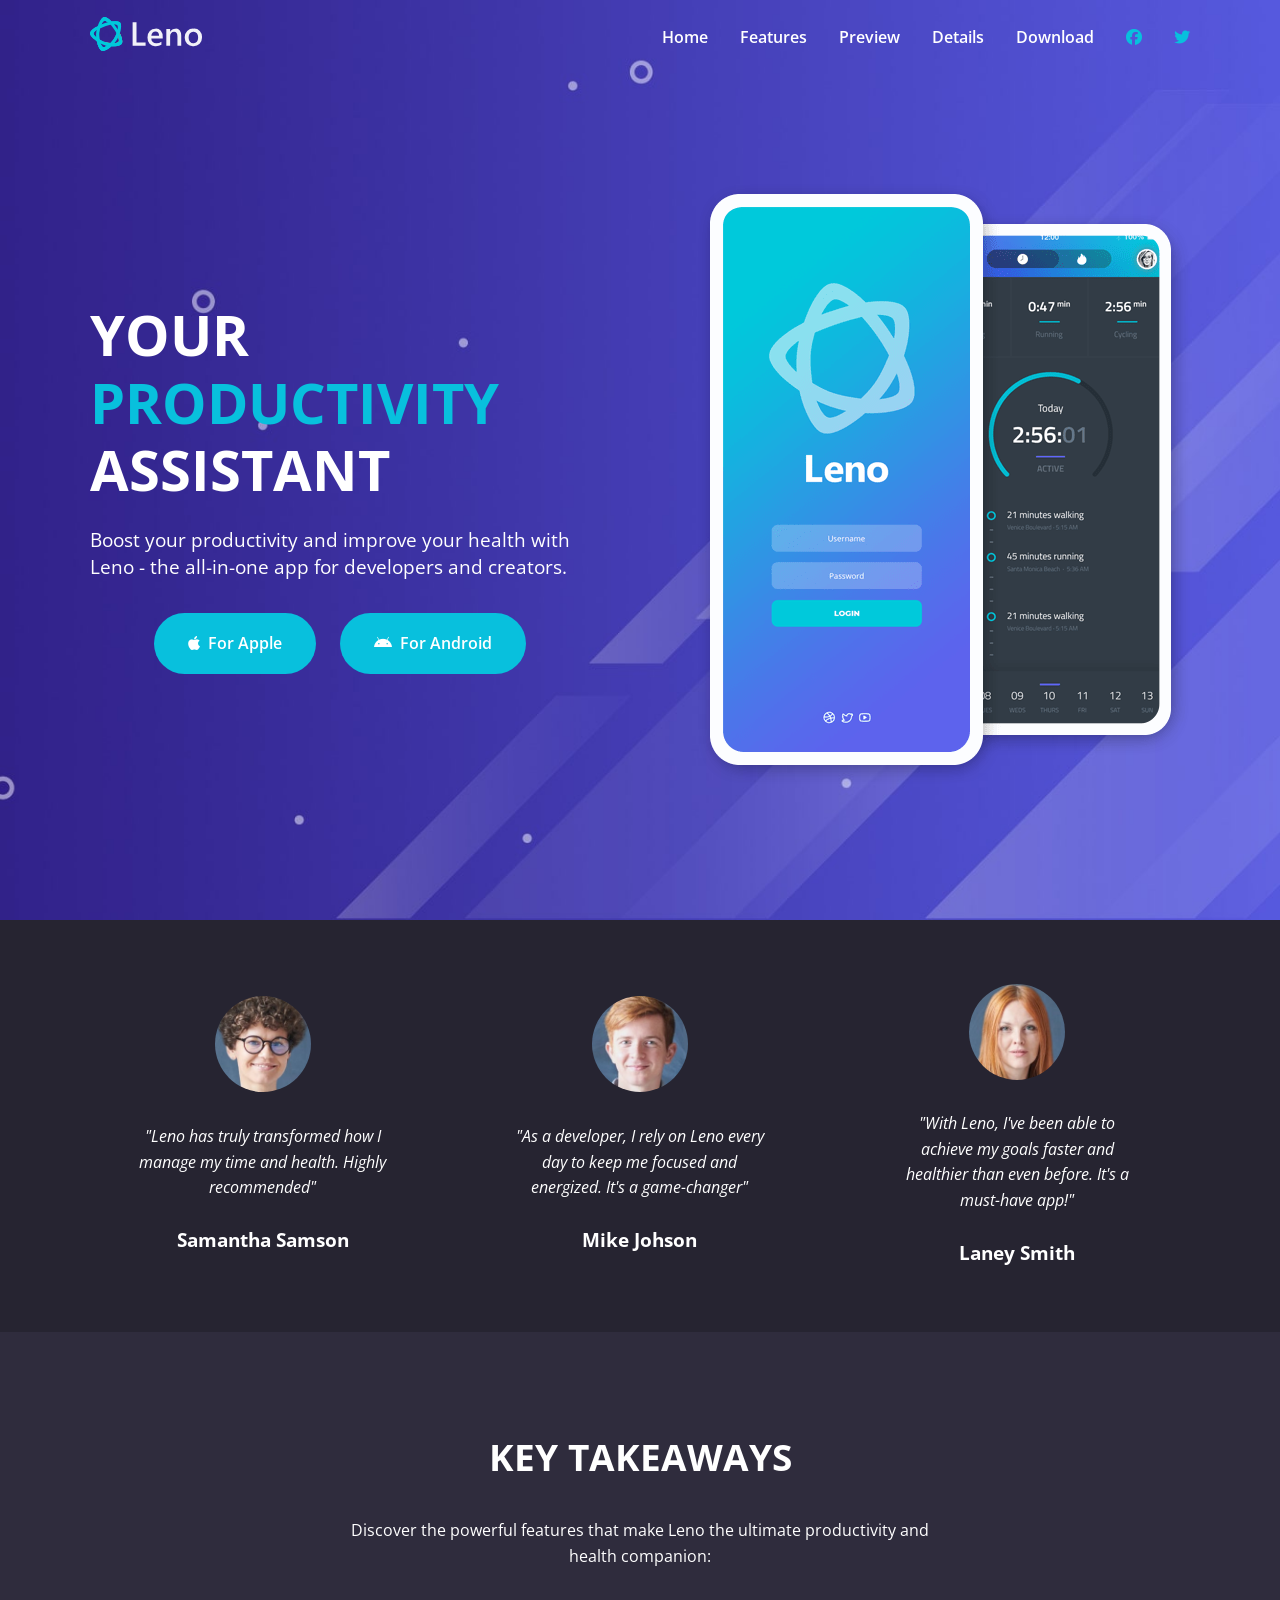
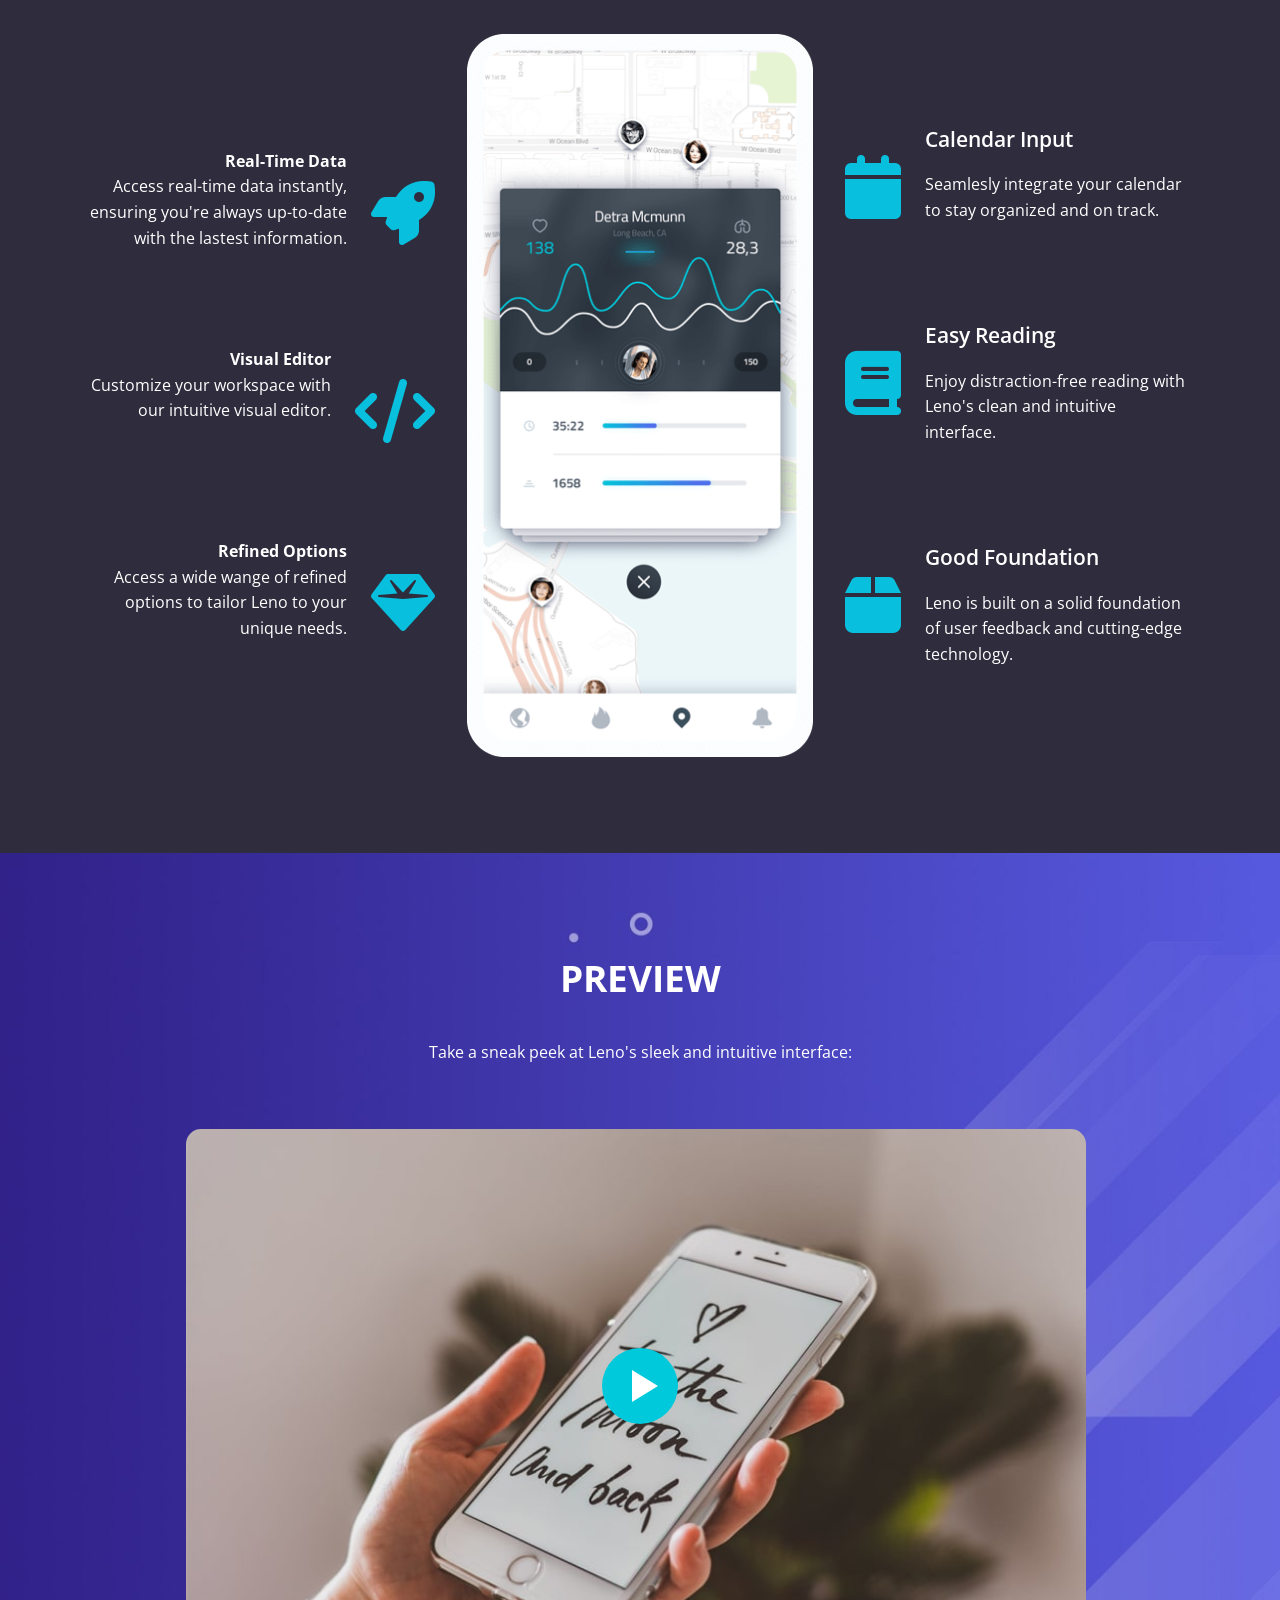
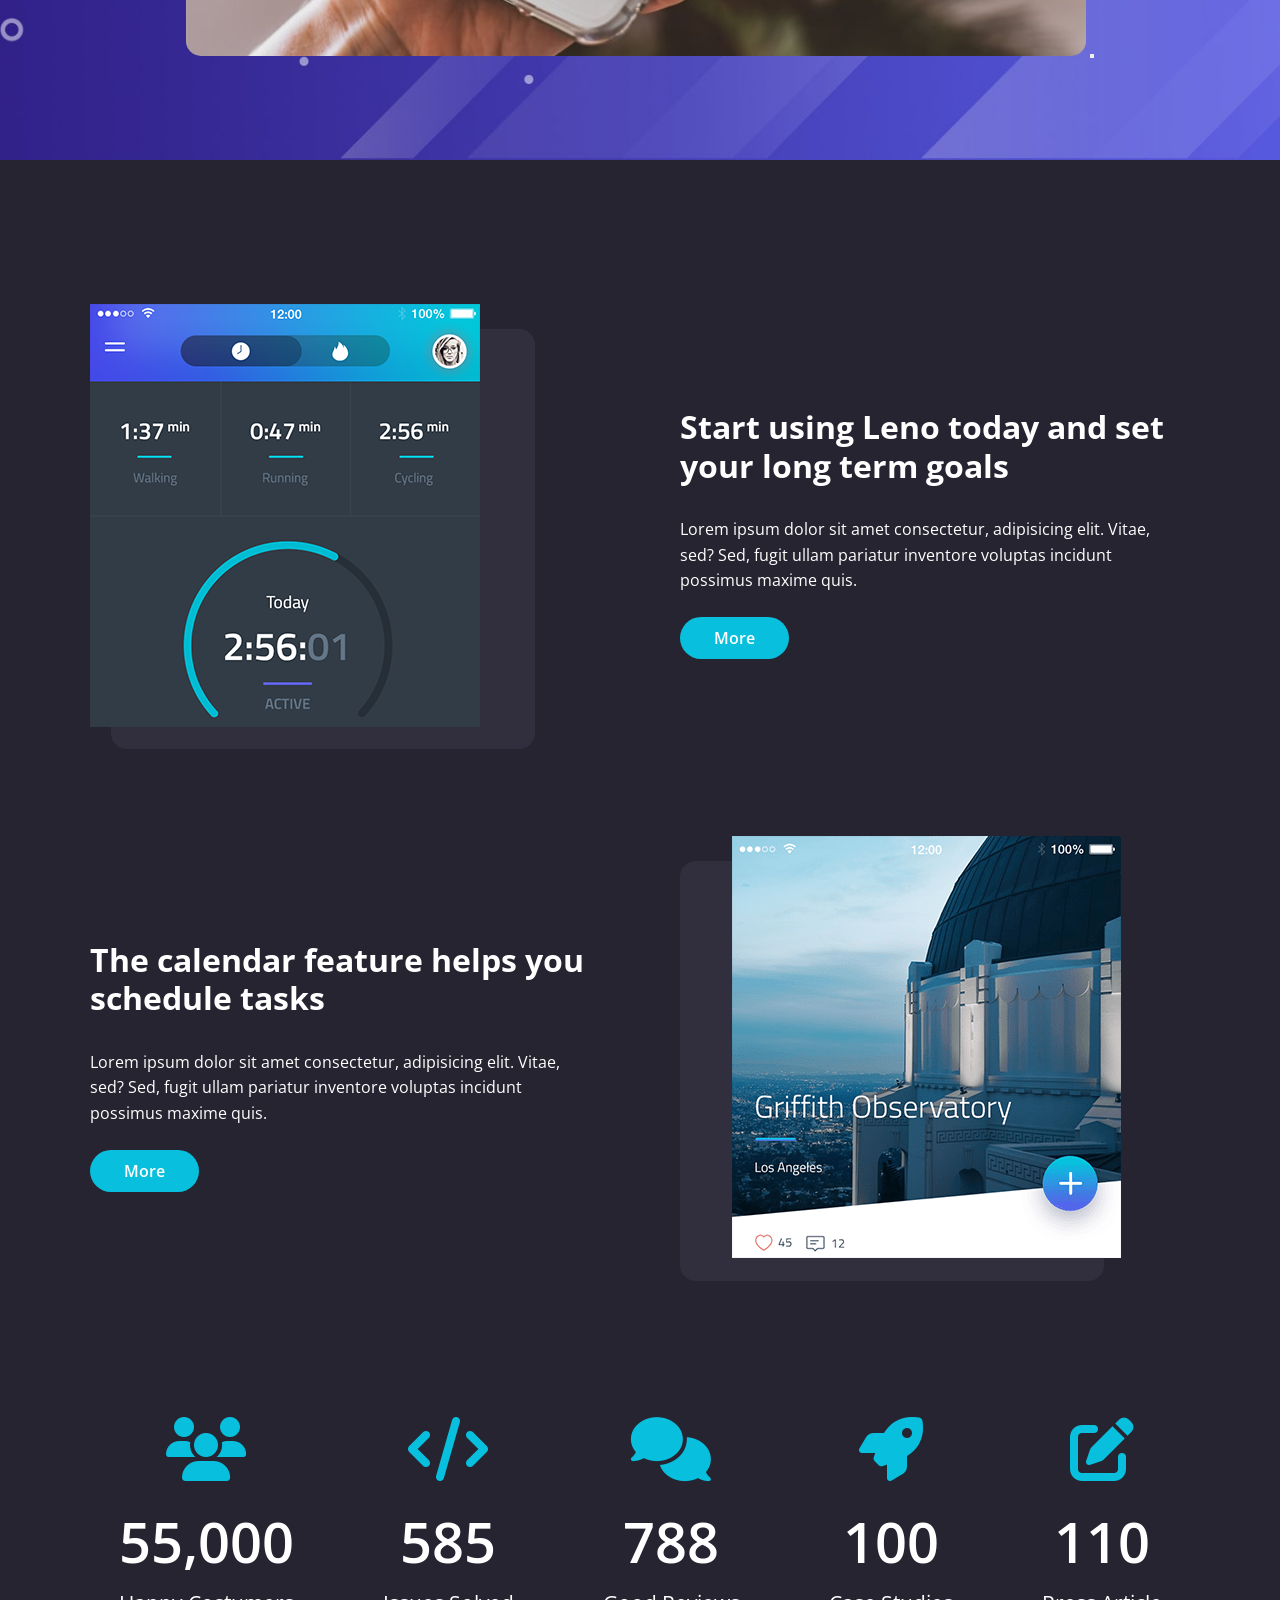
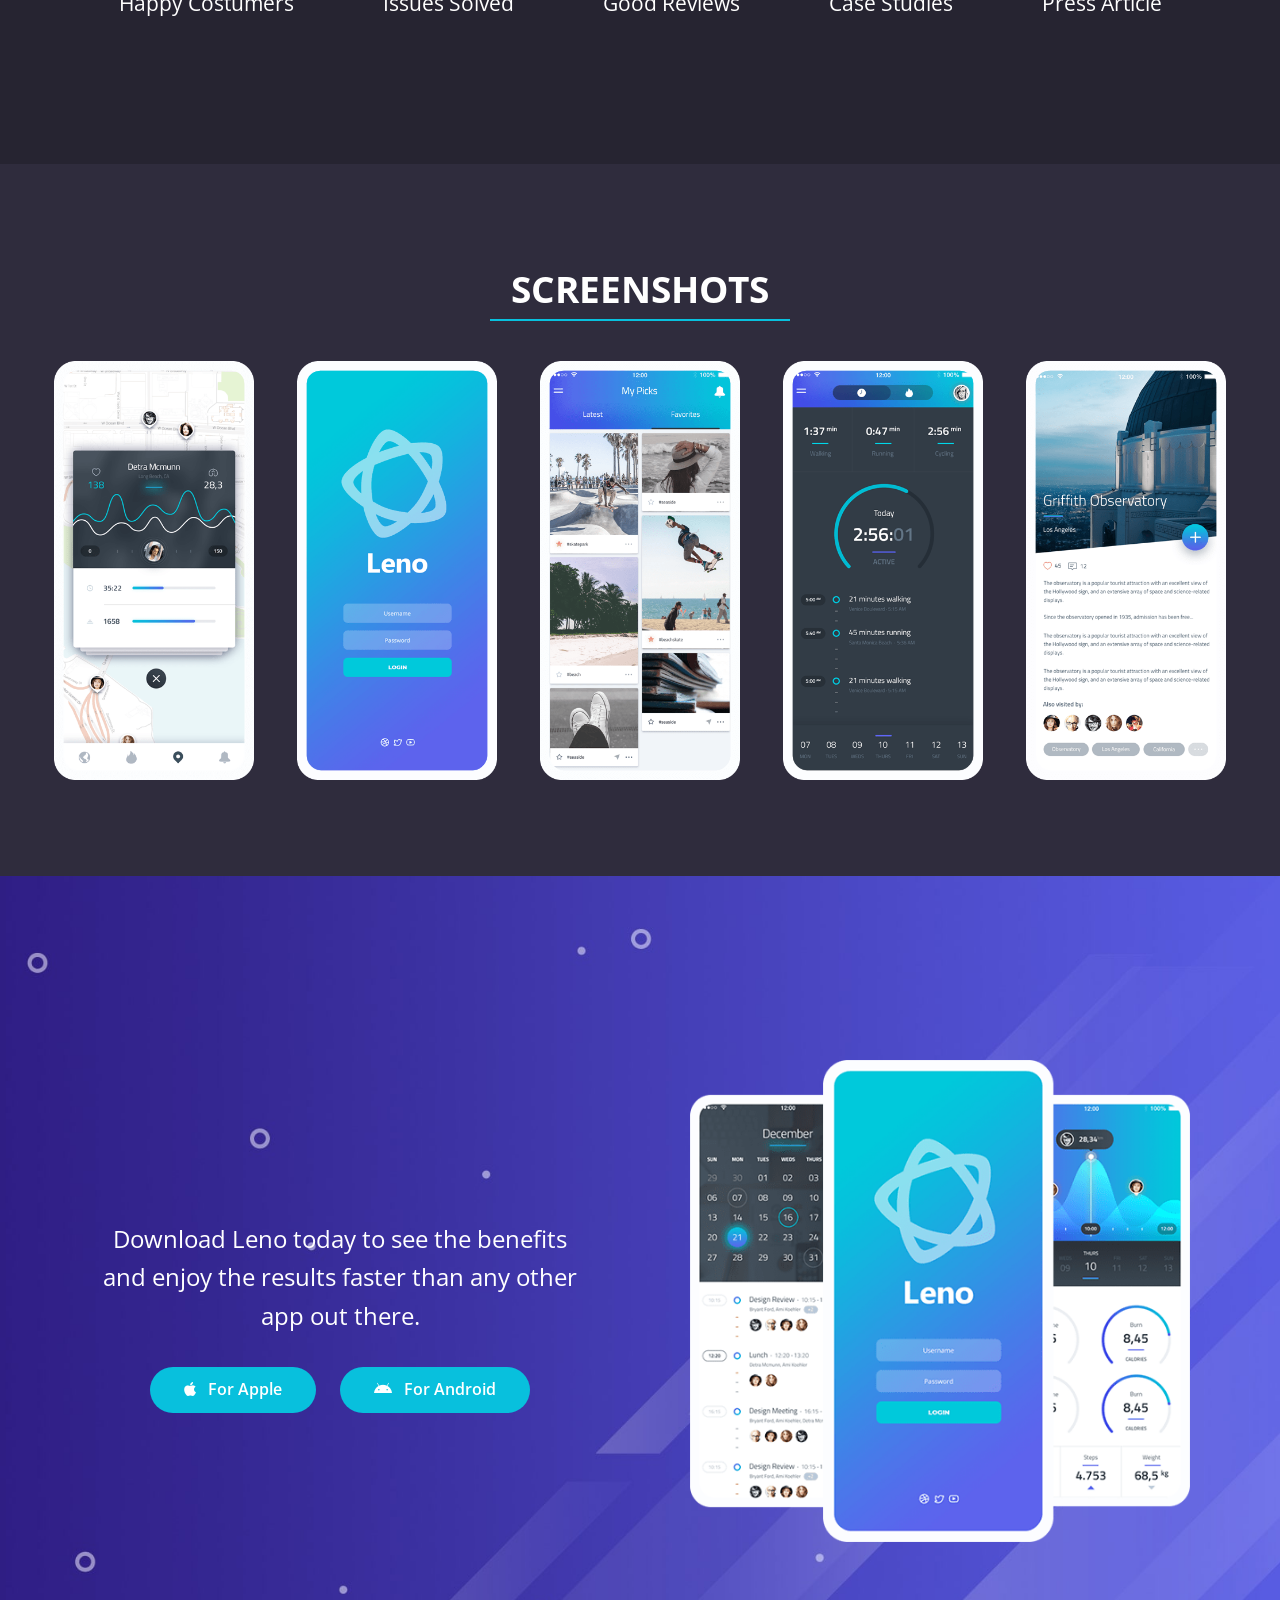
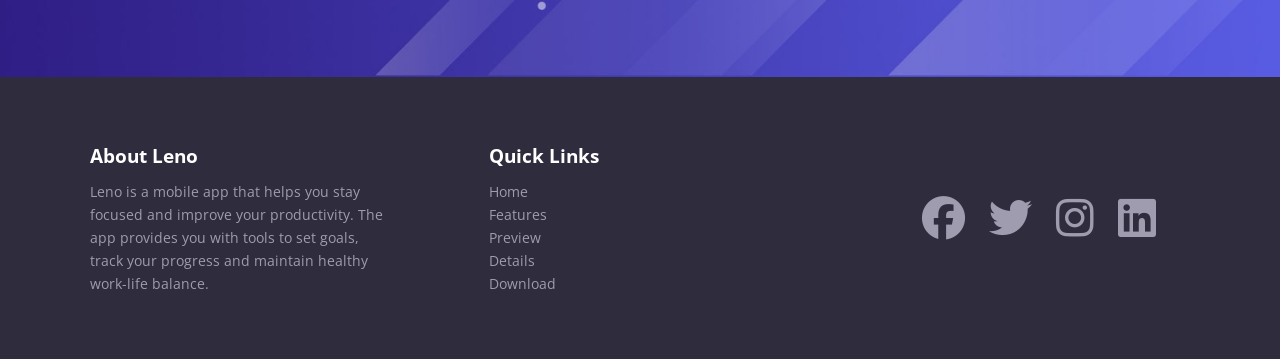
<file: index.html>
<!DOCTYPE html>
<html lang="en">
    <head>
        <meta charset="UTF-8">
        <meta name="viewport" content="width=device-width, initial-scale=1.0">
        <link rel="stylesheet" href="./css/style.css">
        <link rel="shortcut icon" href="./images/favicon.png" type="image/x-icon">
        <link rel="stylesheet" href="https://cdnjs.cloudflare.com/ajax/libs/font-awesome/6.7.2/css/all.min.css" integrity="sha512-Evv84Mr4kqVGRNSgIGL/F/aIDqQb7xQ2vcrdIwxfjThSH8CSR7PBEakCr51Ck+w+/U6swU2Im1vVX0SVk9ABhg==" crossorigin="anonymous" referrerpolicy="no-referrer" />
        <link rel="preconnect" href="https://fonts.googleapis.com">
        <link rel="preconnect" href="https://fonts.gstatic.com" crossorigin>
        <link href="https://fonts.googleapis.com/css2?family=Open+Sans:ital,wght@0,300..800;1,300..800&display=swap" rel="stylesheet">
        <title>Leno App | Health & Productivity</title>
    </head>
    <body>

        <!-- NAVBAR -->
        <nav class="navbar">
            <div class="navbar__container container">
                <div class="navbar__logo">
                    <a href="./index.html">
                        <img src="./images/logo.svg" alt="Leno Logo">
                    </a>
                </div>
                <div class="navbar__menu">
                    <ul class="navbar__menu-list">
                        <li class="navbar__menu-item">
                            <a href="#" class="navbar__menu-link">Home</a>
                        </li>
                        <li class="navbar__menu-item">
                            <a href="#features" class="navbar__menu-link">Features</a>
                        </li>
                        <li class="navbar__menu-item">
                            <a href="#preview" class="navbar__menu-link">Preview</a>
                        </li>
                        <li class="navbar__menu-item">
                            <a href="#details" class="navbar__menu-link">Details</a>
                        </li>
                        <li class="navbar__menu-item">
                            <a href="#download" class="navbar__menu-link">Download</a>
                        </li>
                        <li class="navbar__menu-item">
                            <a href="#" class="navbar__menu-link--primary"><i class="fa-brands fa-facebook"></i></a>
                        </li>
                        <li class="navbar__menu-item">
                            <a href="#" class="navbar__menu-link--primary"><i class="fa-brands fa-twitter"></i></a>
                        </li>
                    </ul>
                </div>


                <!-- NAVBAR MOBILE VERSION & HAMBURGER MENU -->
                <div class="navbar__mobile-menu">
                    <div class="navbar__mobile-menu-toggle">
                        <i class="fas fa-bars fa-2x"></i>
                    </div>
                    <div class="navbar__mobile-menu-items">
                        <ul class="navbar__mobile-menu-list">
                            <li class="navbar__mobile-menu-item">
                                <a href="#" class="navbar__menu-link">Home</a>
                            </li>
                            <li class="navbar__mobile-menu-item">
                                <a href="#features" class="navbar__mobile-menu-link">Features</a>
                            </li>
                            <li class="navbar__mobile-menu-item">
                                <a href="#preview" class="navbar__mobile-menu-link">Preview</a>
                            </li>
                            <li class="navbar__mobile-menu-item">
                                <a href="#details" class="navbar__mobile-menu-link">Details</a>
                            </li>
                            <li class="navbar__mobile-menu-item">
                                <a href="#download" class="navbar__mobile-menu-link">Download</a>
                            </li>
                            <li class="navbar__mobile-menu-item">
                                <a href="#" class="navbar__mobile-menu-link--primary"><i class="fa-brands fa-facebook"></i></a>
                            </li>
                            <li class="navbar__mobile-menu-item">
                                <a href="#" class="navbar__mobile-menu-link--primary"><i class="fa-brands fa-twitter"></i></a>
                            </li>
                        </ul>
                    </div>
                </div>
            </div>
        </nav>

        <!-- Hero Section -->
         <header class="hero">
            <div class="hero__container container">
                <div class="hero__content">
                    <h1 class="hero__title">
                        Your <span class="hero__title--primary">productivity</span> assistant
                    </h1>
                    <p class="hero__description">
                        Boost your productivity and improve your health with Leno - the all-in-one app for developers and creators.
                    </p>
                    <div class="hero__buttons">
                        <a href="#download" class="hero__button btn"><i class="fa-brands fa-apple"></i>For Apple</a>
                        <a href="#download" class="hero__button btn"><i class="fa-brands fa-android"></i>For Android</a>
                    </div>
                </div>
                <div class="hero__img">
                    <img src="./images/header-smartphones.png" alt="Header Image">
                </div>
            </div>
         </header>

         <!-- Testimonials -->
        <section class="testimonials" id="testimonials">
            <div class="testimonials__container container">
                <div class="testimonials__card">
                    <div class="testimonials__img">
                        <img src="./images/testimonial-1.jpg" alt="Testimonial 1">
                    </div>
                    <div class="testimonial__card-content">
                        <p class="testimonials__card-text">
                            "Leno has truly transformed how I manage my time and health. Highly recommended"
                        </p>
                        <h3 class="testimonials__card-title">
                            Samantha Samson
                        </h3>
                    </div>
                </div>
                <div class="testimonials__card">
                    <div class="testimonials__img">
                        <img src="./images/testimonial-2.jpg" alt="Testimonial 2">
                    </div>
                    <div class="testimonial__card-content">
                        <p class="testimonials__card-text">
                            "As a developer, I rely on Leno every day to keep me focused and energized. It's a game-changer"
                        </p>
                        <h3 class="testimonials__card-title">
                            Mike Johson
                        </h3>
                    </div>
                </div>
                <div class="testimonials__card">
                    <div class="testimonials__img">
                        <img src="./images/testimonial-3.jpg" alt="Testimonial 3">
                    </div>
                    <div class="testimonial__card-content">
                        <p class="testimonials__card-text">
                            "With Leno, I've been able to achieve my goals faster and healthier than even before. It's a must-have app!"
                        </p>
                        <h3 class="testimonials__card-title">
                            Laney Smith
                        </h3>
                    </div>
                </div>
            </div>
        </section>

          <!-- Features Section -->
        <section class="features" id="features">
            <div class="features__container container">
                <div class="features__content">
                    <h2 class="features__title">Key Takeaways</h2>
                    <p class="features__description">
                        Discover the powerful features that make Leno the ultimate productivity and health companion:
                    </p>
                    <div class="features__grid">
                        <!-- Grid Column 1 -->
                         <div class="features__grid-column features__grid-column-left">
                            <!-- Grid Item 1 -->
                             <div class="features__grid-item">
                                <div class="features__grid-item-text">
                                    <h4 class="feautes__grid-item-text-title">
                                        Real-Time Data
                                    </h4>
                                    <p class="features__grid-item-text-description">
                                        Access real-time data instantly, ensuring you're always up-to-date with the lastest information.
                                    </p>
                                </div>
                                <div class="features__grid-item-icon">
                                    <i class="fas fa-rocket fa-4x"></i>
                                </div>
                             </div>
                            <!-- Grid Item 2 -->
                             <div class="features__grid-item">
                                <div class="features__grid-item-text">
                                    <h4 class="feautes__grid-item-text-title">
                                        Visual Editor
                                    </h4>
                                    <p class="features__grid-item-text-description">
                                        Customize your workspace with our intuitive visual editor.
                                    </p>
                                </div>
                                <div class="features__grid-item-icon">
                                    <i class="fas fa-code fa-4x"></i>
                                </div>
                             </div>
                            <!-- Grid Item 3 -->
                             <div class="features__grid-item">
                                <div class="features__grid-item-text">
                                    <h4 class="feautes__grid-item-text-title">
                                        Refined Options
                                    </h4>
                                    <p class="features__grid-item-text-description">
                                        Access a wide wange of refined options to tailor Leno to your unique needs.
                                    </p>
                                </div>
                                <div class="features__grid-item-icon">
                                    <i class="fas fa-gem fa-4x"></i>
                                </div>
                             </div>
                         </div>
                         <!-- Grid Column 2 -->
                          <div class="features__grid-column features__grid-colum-center">
                                <img src="./images/features-smartphone-1.png" alt="">
                          </div>
                          <!-- Grid Column 3 -->
                           <div class="features__grid-column features__grid-column-right">
                                <!-- Grid Item 1 -->
                                 <div class="features__grid-item">
                                    <div class="features__grid-item-icon">
                                        <i class="fas fa-calendar fa-4x"></i>
                                    </div>
                                    <div class="features__grid-item-text">
                                        <h4 class="features__grid-item-text-title">
                                            Calendar Input
                                        </h4>
                                        <p class="features__grid-item-text-description">
                                            Seamlesly integrate your calendar to stay organized and on track.
                                        </p>
                                    </div>
                                 </div>
                                <!-- Grid Item 2 -->
                                 <div class="features__grid-item">
                                    <div class="features__grid-item-icon">
                                        <i class="fas fa-book fa-4x"></i>
                                    </div>
                                    <div class="features__grid-item-text">
                                        <h4 class="features__grid-item-text-title">
                                            Easy Reading
                                        </h4>
                                        <p class="features__grid-item-text-description">
                                            Enjoy distraction-free reading with Leno's clean and intuitive interface.
                                        </p>
                                    </div>
                                 </div>
                                <!-- Grid Item 1 -->
                                 <div class="features__grid-item">
                                    <div class="features__grid-item-icon">
                                        <i class="fas fa-box fa-4x"></i>
                                    </div>
                                    <div class="features__grid-item-text">
                                        <h4 class="features__grid-item-text-title">
                                            Good Foundation
                                        </h4>
                                        <p class="features__grid-item-text-description">
                                            Leno is built on a solid foundation of user feedback and cutting-edge technology.
                                        </p>
                                    </div>
                                 </div>
                           </div>
                    </div>
                </div>
            </div>
        </section>

           <!-- Modal -->
        <div class="modal" id="videoModal">
            <div class="modal__content">
                <span class="modal__close-button">&times;</span>
                <iframe src="" frameborder="0" id="videoPlayer" width="560" height="315" frameborder="0" allowfullscreen></iframe>
            </div>
        </div>

           <!-- Preview Section -->
        <section class="preview" id="preview">
            <div class="preview__container container">
                <div class="preview__content">
                    <h2 class="preview__title">
                        Preview
                    </h2>
                    <p class="preview__description">
                        Take a sneak peek at Leno's sleek and intuitive interface:
                    </p>
                    <div class="preview__image-container">
                        <div class="preview__video-wrapper">
                            <img src="./images/video-frame.jpg" alt="Preview">
                            <button class="preview__video-button">
                                <span class="preview__video-play-button">
                                    <span></span>
                                </span>
                            </button>
                        </div>
                    </div>
                </div>
            </div>
        </section>  
        
        <!-- Details -->

        <section class="details" id="details">
            <div class="details__container container">
                <div class="details__grid">
                    <!-- Grid Item 1 -->
                    <div class="details__grid-image">
                        <img src="./images/details-1.png" alt="Leno App">
                    </div>
                    <!-- Grid Item 2 -->
                    <div class="details__grid-content">
                        <h3 class="details__grid-heading">
                            Start using Leno today and set your long term goals
                        </h3>
                        <p class="details__grid-description">
                            Lorem ipsum dolor sit amet consectetur, adipisicing elit. Vitae, sed? Sed, fugit ullam pariatur inventore voluptas incidunt possimus maxime quis.
                        </p>
                        <a href="details.html" class="details__grid-button btn">More</a>
                    </div>
                    <!-- Grid Item 3 -->
                    <div class="details__grid-content">
                        <h3 class="details__grid-heading">
                            The calendar feature helps you schedule tasks
                        </h3>
                        <p class="details__grid-description">
                            Lorem ipsum dolor sit amet consectetur, adipisicing elit. Vitae, sed? Sed, fugit ullam pariatur inventore voluptas incidunt possimus maxime quis.
                        </p>
                        <a href="details.html" class="details__grid-button btn">More</a>
                    </div>
                    <!-- Grid Item 4 -->
                    <div class="details__grid-image">
                        <img src="./images/details-2.png" alt="Leno App">
                    </div>
                    
                </div>
                
                <!-- Icons -->
                <div class="details__icons">
                    <div class="details__icons-item">
                        <i class="fas fa-users fa-4x"></i>
                        <div class="details__icons-amount">
                            55,000
                        </div>
                        <h4 class="details__icons-title">
                            Happy Costumers
                        </h4>
                    </div>
                    <div class="details__icons-item">
                        <i class="fas fa-code fa-4x"></i>
                        <div class="details__icons-amount">
                            585
                        </div>
                        <h4 class="details__icons-title">
                            Issues Solved
                        </h4>
                    </div>
                    <div class="details__icons-item">
                        <i class="fas fa-comments fa-4x"></i>
                        <div class="details__icons-amount">
                            788
                        </div>
                        <h4 class="details__icons-title">
                            Good Reviews
                        </h4>
                    </div>
                    <div class="details__icons-item">
                        <i class="fas fa-rocket fa-4x"></i>
                        <div class="details__icons-amount">
                            100
                        </div>
                        <h4 class="details__icons-title">
                            Case Studies
                        </h4>
                    </div>
                    <div class="details__icons-item">
                        <i class="fas fa-edit fa-4x"></i>
                        <div class="details__icons-amount">
                            110
                        </div>
                        <h4 class="details__icons-title">
                            Press Article
                        </h4>
                    </div>
                </div>
            </div>
        </section>
        
        <!-- Screenshots -->
        <section class="screenshots" id="scrreenshots">
            <div class="screenshots__container container">
                <div class="screenshots__content">
                    <h2 class="screenshots__title">
                        Screenshots
                    </h2>
                    <div class="screenshots__images">
                        <img src="./images/screenshot-1.png" alt="Screenshot">
                        <img src="./images/screenshot-2.png" alt="Screenshot">
                        <img src="./images/screenshot-3.png" alt="Screenshot">
                        <img src="./images/screenshot-4.png" alt="Screenshot">
                        <img src="./images/screenshot-5.png" alt="Screenshot">
                    </div>
                </div>
            </div>
        </section>

        <!-- Download -->
        <section class="download" id="download">
            <div class="download__container container">
                <div class="download__content">
                    <p class="download__description">
                        Download Leno today to see the benefits and enjoy the results faster than any other app out there.
                    </p>
                    <div class="download__buttons">
                        <a href="details.html" class="download__btn btn">
                            <i class="fa-brands fa-apple"></i> For Apple
                        </a>
                        <a href="details.html" class="download__btn btn">
                            <i class="fa-brands fa-android"></i> For Android
                        </a>
                    </div>
                </div>
                <div class="download__img">
                    <img src="./images/download.png" alt="Download">
                </div>
            </div>
        </section>

        <!-- Footer -->
         <footer class="footer">
            <div class="footer__container container">
                <div class="footer__about">
                    <h4 class="footer__title">
                        About Leno
                    </h4>
                    <p class="footer__description">
                        Leno is a mobile app that helps you stay focused and improve your productivity. The app provides you with tools to set goals, track your progress and maintain healthy work-life balance.
                    </p>
                </div>
                <div class="footer__links">
                    <h4 class="footer__title">Quick Links</h4>
                    <ul class="footer__links-list">
                        <li class="footer__links-item"><a href="#">Home</a></li>
                        <li class="footer__links-item"><a href="#features">Features</a></li>
                        <li class="footer__links-item"><a href="#preview">Preview</a></li>
                        <li class="footer__links-item"><a href="#details">Details</a></li>
                        <li class="footer__links-item"><a href="#download">Download</a></li>
                    </ul>
                </div>
                <div class="footer__socials">
                    <a href="#" class="footer__socials-link"><i class="fa-brands fa-facebook fa-3x"></i></a>
                    <a href="#" class="footer__socials-link"><i class="fa-brands fa-twitter fa-3x"></i></a>
                    <a href="#" class="footer__socials-link"><i class="fa-brands fa-instagram fa-3x"></i></a>
                    <a href="#" class="footer__socials-link"><i class="fa-brands fa-linkedin fa-3x"></i></a>
                </div>
            </div>
         </footer>

    </body>

<script src="./js/script.js"></script>
</html>
</file>
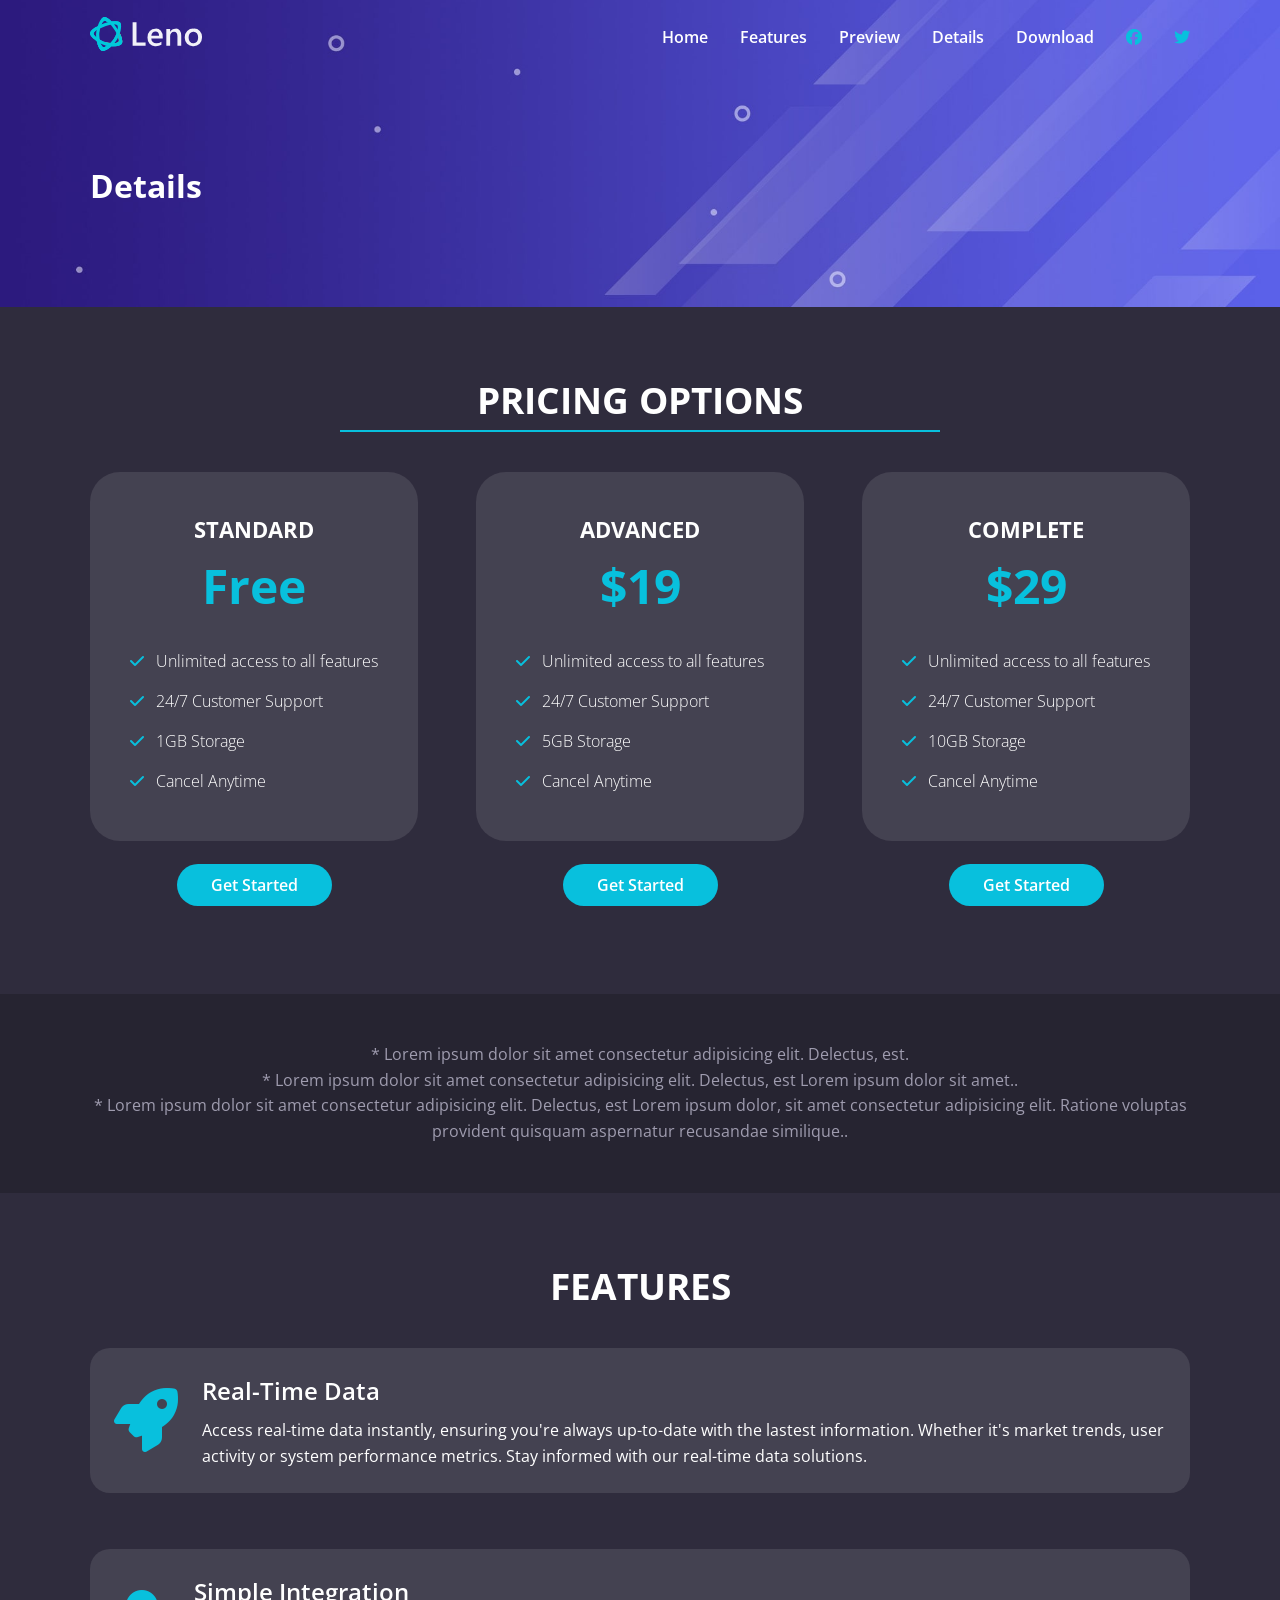
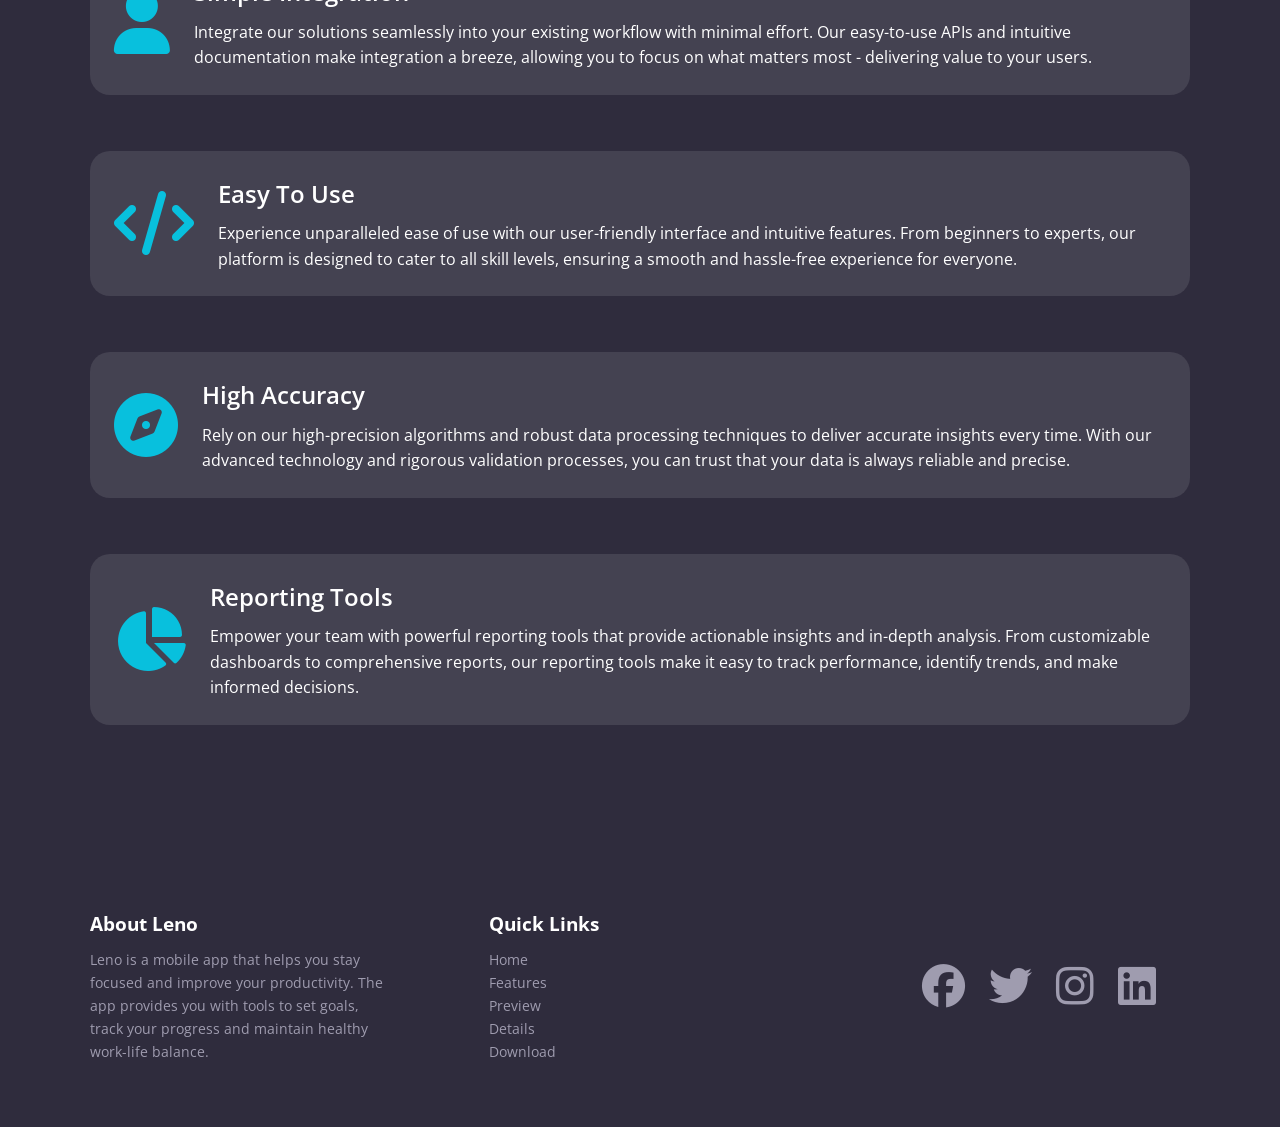
<file: details.html>
<!DOCTYPE html>
<html lang="en">
    <head>
        <meta charset="UTF-8">
        <meta name="viewport" content="width=device-width, initial-scale=1.0">
        <link rel="stylesheet" href="./css/style.css">
        <link rel="shortcut icon" href="./images/favicon.png" type="image/x-icon">
        <link rel="stylesheet" href="https://cdnjs.cloudflare.com/ajax/libs/font-awesome/6.7.2/css/all.min.css" integrity="sha512-Evv84Mr4kqVGRNSgIGL/F/aIDqQb7xQ2vcrdIwxfjThSH8CSR7PBEakCr51Ck+w+/U6swU2Im1vVX0SVk9ABhg==" crossorigin="anonymous" referrerpolicy="no-referrer" />
        <link rel="preconnect" href="https://fonts.googleapis.com">
        <link rel="preconnect" href="https://fonts.gstatic.com" crossorigin>
        <link href="https://fonts.googleapis.com/css2?family=Open+Sans:ital,wght@0,300..800;1,300..800&display=swap" rel="stylesheet">
        <title>Leno App | Health & Productivity</title>
    </head>
    <body>

        <!-- NAVBAR -->
        <nav class="navbar">
            <div class="navbar__container container">
                <div class="navbar__logo">
                    <a href="./index.html">
                        <img src="./images/logo.svg" alt="Leno Logo">
                    </a>
                </div>
                <div class="navbar__menu">
                    <ul class="navbar__menu-list">
                        <li class="navbar__menu-item">
                            <a href="./index.html#" class="navbar__menu-link">Home</a>
                        </li>
                        <li class="navbar__menu-item">
                            <a href="./index.html#features" class="navbar__menu-link">Features</a>
                        </li>
                        <li class="navbar__menu-item">
                            <a href="./index.html#preview" class="navbar__menu-link">Preview</a>
                        </li>
                        <li class="navbar__menu-item">
                            <a href="./index.html#details" class="navbar__menu-link">Details</a>
                        </li>
                        <li class="navbar__menu-item">
                            <a href="./index.html#download" class="navbar__menu-link">Download</a>
                        </li>
                        <li class="navbar__menu-item">
                            <a href="#" class="navbar__menu-link--primary"><i class="fa-brands fa-facebook"></i></a>
                        </li>
                        <li class="navbar__menu-item">
                            <a href="#" class="navbar__menu-link--primary"><i class="fa-brands fa-twitter"></i></a>
                        </li>
                    </ul>
                </div>


                <!-- NAVBAR MOBILE VERSION & HAMBURGER MENU -->
                <div class="navbar__mobile-menu">
                    <div class="navbar__mobile-menu-toggle">
                        <i class="fas fa-bars fa-2x"></i>
                    </div>
                    <div class="navbar__mobile-menu-items">
                        <ul class="navbar__mobile-menu-list">
                            <li class="navbar__mobile-menu-item">
                                <a href="./index.html#" class="navbar__menu-link">Home</a>
                            </li>
                            <li class="navbar__mobile-menu-item">
                                <a href="./index.html#features" class="navbar__mobile-menu-link">Features</a>
                            </li>
                            <li class="navbar__mobile-menu-item">
                                <a href="./index.html#preview" class="navbar__mobile-menu-link">Preview</a>
                            </li>
                            <li class="navbar__mobile-menu-item">
                                <a href="./index.html#details" class="navbar__mobile-menu-link">Details</a>
                            </li>
                            <li class="navbar__mobile-menu-item">
                                <a href="./index.html#download" class="navbar__mobile-menu-link">Download</a>
                            </li>
                            <li class="navbar__mobile-menu-item">
                                <a href="#" class="navbar__mobile-menu-link--primary"><i class="fa-brands fa-facebook"></i></a>
                            </li>
                            <li class="navbar__mobile-menu-item">
                                <a href="#" class="navbar__mobile-menu-link--primary"><i class="fa-brands fa-twitter"></i></a>
                            </li>
                        </ul>
                    </div>
                </div>
            </div>
        </nav>

        <!-- Inner Header -->
        <header class="inner-header">
            <div class="inner-header__container container">
                <h1 class="inner-header__details">
                    Details
                </h1>
            </div>
        </header>

        <!-- Pricing -->
        <section class="pricing">
            <div class="pricing__container container">
                <h2 class="pricing__title">
                    Pricing Options
                </h2>
                <div class="pricing__cards">
                    <!-- Card 1 -->
                    <div class="pricing__card">
                        <div class="pricing__card-box">
                            <h4 class="pricing__card-title">Standard</h4>
                            <h3 class="pricing__card-price">Free</h3>
                            <div class="pricing__card-body">
                                <ul class="pricing__card-list">
                                    <li class="pricing__card-item">
                                        <i class="fas fa-check"></i> Unlimited access to all features
                                    </li>
                                    <li class="pricing__card-item">
                                        <i class="fas fa-check"></i> 24/7 Customer Support
                                    </li>
                                    <li class="pricing__card-item">
                                        <i class="fas fa-check"></i> 1GB Storage
                                    </li>
                                    <li class="pricing__card-item">
                                        <i class="fas fa-check"></i> Cancel Anytime
                                    </li>
                                </ul>
                            </div>
                        </div>
                        <a href="#" class="pricing__card-btn btn">Get Started</a>
                    </div>
                    <!-- Card 2 -->
                    <div class="pricing__card">
                        <div class="pricing__card-box">
                            <h4 class="pricing__card-title">Advanced</h4>
                            <h3 class="pricing__card-price">$19</h3>
                            <div class="pricing__card-body">
                                <ul class="pricing__card-list">
                                    <li class="pricing__card-item">
                                        <i class="fas fa-check"></i> Unlimited access to all features
                                    </li>
                                    <li class="pricing__card-item">
                                        <i class="fas fa-check"></i> 24/7 Customer Support
                                    </li>
                                    <li class="pricing__card-item">
                                        <i class="fas fa-check"></i> 5GB Storage
                                    </li>
                                    <li class="pricing__card-item">
                                        <i class="fas fa-check"></i> Cancel Anytime
                                    </li>
                                </ul>
                            </div>
                        </div>
                        <a href="#" class="pricing__card-btn btn">Get Started</a>
                    </div>
                    <!-- Card 3 -->
                    <div class="pricing__card">
                        <div class="pricing__card-box">
                            <h4 class="pricing__card-title">Complete</h4>
                            <h3 class="pricing__card-price">$29</h3>
                            <div class="pricing__card-body">
                                <ul class="pricing__card-list">
                                    <li class="pricing__card-item">
                                        <i class="fas fa-check"></i> Unlimited access to all features
                                    </li>
                                    <li class="pricing__card-item">
                                        <i class="fas fa-check"></i> 24/7 Customer Support
                                    </li>
                                    <li class="pricing__card-item">
                                        <i class="fas fa-check"></i> 10GB Storage
                                    </li>
                                    <li class="pricing__card-item">
                                        <i class="fas fa-check"></i> Cancel Anytime
                                    </li>
                                </ul>
                            </div>
                        </div>
                        <a href="#" class="pricing__card-btn btn">Get Started</a>
                    </div>
                </div>
            </div>
        </section>

        <!-- Pricing Notes -->
        <section class="pricing-notes">
            <div class="pricing-notes__container container">
                <p class="pricing-notes__text">* Lorem ipsum dolor sit amet consectetur adipisicing elit. Delectus, est.</p>
                <p class="pricing-notes__text">* Lorem ipsum dolor sit amet consectetur adipisicing elit. Delectus, est Lorem ipsum dolor sit amet..</p>
                <p class="pricing-notes__text">* Lorem ipsum dolor sit amet consectetur adipisicing elit. Delectus, est Lorem ipsum dolor, sit amet consectetur adipisicing elit. Ratione voluptas provident quisquam aspernatur recusandae similique..</p>
            </div>
        </section>

        <!-- Details Features -->
        <section class="details-features">
            <div class="details-features__container container">
                <h2 class="details-features__title">Features</h2>
                <div class="details-features__list">
                    <!-- List Item 1 -->
                    <div class="details-features__list-item">
                        <i class="fas fa-rocket fa-4x"></i>
                        <div class="details-features__list-text">
                            <h3 class="details-features__list-title">Real-Time Data</h3>
                            <p class="details-features__list-description">
                                Access real-time data instantly, ensuring you're always up-to-date with the lastest information. Whether it's market trends, user activity or system performance metrics. Stay informed with our real-time data solutions.
                            </p>
                        </div>
                    </div>
                    <!-- Item 2 -->
                    <div class="details-features__list-item">
                        <i class="fas fa-user fa-4x"></i>
                        <div class="details-features__list-text">
                        <h3 class="details-features__list-title">Simple Integration</h3>
                        <p class="details-features__list-description">
                            Integrate our solutions seamlessly into your existing workflow
                            with minimal effort. Our easy-to-use APIs and intuitive
                            documentation make integration a breeze, allowing you to focus
                            on what matters most - delivering value to your users.
                        </p>
                        </div>
                    </div>

                    <!-- Item 3 -->
                    <div class="details-features__list-item">
                        <i class="fas fa-code fa-4x"></i>
                        <div class="details-features__list-text">
                        <h3 class="details-features__list-title">Easy To Use</h3>
                        <p class="details-features__list-description">
                            Experience unparalleled ease of use with our user-friendly
                            interface and intuitive features. From beginners to experts, our
                            platform is designed to cater to all skill levels, ensuring a
                            smooth and hassle-free experience for everyone.
                        </p>
                        </div>
                    </div>

                    <!-- Item 4 -->
                    <div class="details-features__list-item">
                        <i class="fas fa-compass fa-4x"></i>
                        <div class="details-features__list-text">
                        <h3 class="details-features__list-title">High Accuracy</h3>
                        <p class="details-features__list-description">
                            Rely on our high-precision algorithms and robust data processing
                            techniques to deliver accurate insights every time. With our
                            advanced technology and rigorous validation processes, you can
                            trust that your data is always reliable and precise.
                        </p>
                        </div>
                    </div>

                    <!-- Item 5 -->
                    <div class="details-features__list-item">
                        <i class="fas fa-chart-pie fa-4x"></i>
                        <div class="details-features__list-text">
                        <h3 class="details-features__list-title">Reporting Tools</h3>
                        <p class="details-features__list-description">
                            Empower your team with powerful reporting tools that provide
                            actionable insights and in-depth analysis. From customizable
                            dashboards to comprehensive reports, our reporting tools make it
                            easy to track performance, identify trends, and make informed
                            decisions.
                        </p>
                        </div>
                    </div>

                </div>
            </div>
        </section>

        <!-- Footer -->
         <footer class="footer">
            <div class="footer__container container">
                <div class="footer__about">
                    <h4 class="footer__title">
                        About Leno
                    </h4>
                    <p class="footer__description">
                        Leno is a mobile app that helps you stay focused and improve your productivity. The app provides you with tools to set goals, track your progress and maintain healthy work-life balance.
                    </p>
                </div>
                <div class="footer__links">
                    <h4 class="footer__title">Quick Links</h4>
                    <ul class="footer__links-list">
                        <li class="footer__links-item"><a href="#">Home</a></li>
                        <li class="footer__links-item"><a href="#features">Features</a></li>
                        <li class="footer__links-item"><a href="#preview">Preview</a></li>
                        <li class="footer__links-item"><a href="#details">Details</a></li>
                        <li class="footer__links-item"><a href="#download">Download</a></li>
                    </ul>
                </div>
                <div class="footer__socials">
                    <a href="#" class="footer__socials-link"><i class="fa-brands fa-facebook fa-3x"></i></a>
                    <a href="#" class="footer__socials-link"><i class="fa-brands fa-twitter fa-3x"></i></a>
                    <a href="#" class="footer__socials-link"><i class="fa-brands fa-instagram fa-3x"></i></a>
                    <a href="#" class="footer__socials-link"><i class="fa-brands fa-linkedin fa-3x"></i></a>
                </div>
            </div>
         </footer>

    </body>

<script src="./js/script.js"></script>
</html>
</file>
<file: css/style.css>
*,
*::after,
*::before {
    margin: 0;
    padding: 0;
    box-sizing: border-box;
}

:root {
    --primary-color: #08c0dd;
    --secondary-color: #262431;
    --tertiary-color: #2f2c3d;
}

html,
body {
    font-family: 'Open Sans', sans-serif;
    background: var(--secondary-color);
    color: #fff;
    line-height: 1.6;
    scroll-behavior: smooth;
}

a {
    text-decoration: none;
    color: #fff;
}

ul {
    list-style: none;
}

img {
    max-width: 100%;
}

.container {
    max-width: 1100px;
    margin: 0 auto;
}

.btn {
    padding: 0.5rem 2rem;
    background: var(--primary-color);
    border: 2px solid transparent;
    color: #fff;
    font-weight: 600;
    border-radius: 50px;
    transition: background 0.3s ease;

    &:hover {
        background: var(--secondary-color);
        border-color: var(--primary-color);
    }
}


@keyframes pulse-border {
    0% {
        transform: translateX(-50%) translateY(-50%) scale(1);
        opacity: 1;
    }
    
    100% {
        transform: translateX(-50%) translateY(-50%) scale(1.5);
        opacity: 0;
    }
}

/* NAV BAR */

.navbar {
    padding: 1rem 2rem;
    position: fixed;
    top: 0;
    right: 0;
    left: 0;
    z-index: 1000;
    background: transparent;
    transition: background-color 0.3s ease-in-out;

    .navbar__container {
        display: flex;
        justify-content: space-between;
        align-items: center;
    }

    .navbar__logo img {
        width: 112px;
        height: 36px;
    }

    .navbar__menu-list {
        display: flex;
        align-items: center;
        gap: 2rem;
        font-weight: 600;

        .navbar__menu-link:hover {
            color: var(--primary-color);
        }

        .navbar__menu-link--primary {
            color: var(--primary-color);

            &:hover {
                color: #fff;
            }
        }
    }

}


/* Mobile Menu */

.navbar__mobile-menu {
    display: none;
    cursor: pointer;
}

.navbar__mobile-menu-items {
    position: absolute;
    top: 100%;
    left: 0;
    width: 100%;
    opacity: 0.95;
    padding: 3rem 2rem;
    text-align: center;
    transform: translateY(-150%)  scale(0.00002);
    transition: all 0.7s ease-in-out;
    background: none;
    
    .navbar__mobile-menu-list {
        display: flex;
        flex-direction: column;
        gap: 2rem;
        font-size: 1.2rem;
        
        .navbar__mobile-menu-item {
            transform: translateX(150%) scale(0.1);
        }
        
        .navbar__mobile-menu-link:hover {
            color: var(--primary-color);
        }
        
        .navbar__mobile-menu-link--primary {
            color: var(--primary-color);
            
            &:hover {
                color: #fff;
            }
        }
    }
}

.navbar__mobile-menu-items.active {
    box-shadow: 0 2px 5px rgba(0, 0, 0, 0.1);
    border-top: 1px solid rgba(255, 255, 255, 0.1);
    transform:  scale(1) translateY(0);
    background: var(--secondary-color);

    .navbar__mobile-menu-item {
        transform: translateX(0) scale(1);

    }
}

.navbar.navbar--scroll {
    background-color: rgba(38,36,49,0.8);
}

/* Hero */
.hero {
    background: #000 url('../images/header-background.jpg') center center/cover no-repeat;
    padding: 11.5rem 2rem 8rem;

    .hero__container {
        display: flex;
        justify-content: space-between;
        align-items: center;
        gap: 2rem;

        .hero__content {
            max-width: 500px;

            
            .hero__title {
                font-size: 3.5rem;
                text-transform: uppercase;
                font-weight: 700;
                line-height: 1.2;
                
                .hero__title--primary {
                    color: var(--primary-color);
                }
            }
            
            .hero__description {
                margin-top: 1.5rem;
                font-size: 1.2rem;
                line-height: 1.4;
            }
            
        }
        .hero__buttons {
            display: flex;
            align-items: center;
            justify-content: center;
            gap: 1.5rem;
            margin-top: 2rem;

            i {
                margin-right: 0.5rem;
            }

            .hero__button {
                padding: 1rem 2rem;


            }
        }
        
        .hero__img img {
            max-width: 500px;
        }
    }
        
}

/* Testimonials */
.testimonials {
    padding: 4rem 2rem;
    text-align: center;

    .testimonials__container {
        display: grid;
        grid-template-columns: repeat(3, 1fr);
        gap: 2rem;
        align-items: center;
        justify-content: center;

        .testimonials__card {
            padding: 0 3rem;

            .testimonials__img img {
                width: 96px;
                height: 96px;
                border-radius: 50%;
                margin-right: auto;
                margin-left: auto;
                margin-bottom: 1.5rem;
            }

            .testimonials__card-text {
                font-style: italic;
                margin-bottom: 1.5rem;

            }
        }
    }
}

/* Features */
.features {
    background: var(--tertiary-color);
    padding: 6rem 2rem;
    
    .features__container {
        text-align: center;
    }
    
    .features__title {
        font-size: 2.3rem;
        text-transform: uppercase;
        margin-bottom: 2rem;
    }
    
    .features__description {
        max-width: 600px;
        margin: 1rem auto 4rem;
    }
    
    .features__grid {
        display: grid;
        grid-template-columns: repeat(3,1fr);
        gap: 2rem;
        
        
        .features__grid-column {
            display: flex;
            flex-direction: column;
            align-items: center;
            gap: 6rem;
            justify-content: center;
            
        }

        .features__grid-column-right .features__grid-item{
            text-align: left;
            
        }
        
        
        .features__grid-item {
            display: flex;
            align-items: start;
            justify-content: start;
            text-align: right;
            gap: 1.5rem;
        }
        
        .features__grid-item-text-title {
            font-size: 1.3rem;
            font-weight: 600;
            margin-bottom: 1rem;
        }
        
        .features__grid-item-icon {
            margin-top: 2rem;
            
            i {
                color: var(--primary-color);     
            }
        }
    }
    
}

/* Preview */
.preview {
    background: url(../images/video-background.jpg) center center/cover no-repeat;

    .preview__container {
        padding: 6rem 2rem;
        text-align: center;

        .preview__title {
            font-size: 2.3rem;
            margin-bottom: 2rem;
            text-transform: uppercase;
        }

        .preview__description {
            max-width: 600px;
            margin: 1rem auto 4rem;
        }

        .preview__video-wrapper {
            position: relative;

            img {
                width: 100%;
                max-width: 900px;
                border-radius: 15px;
            }
        }


    }
}

/* Play button container  */
.preview {
    .preview__video-play-button {
        position: absolute;
        top: 48%;
        left: 50%;
        transform: translateX(-50%) translateY(-50%);
        display: block;
        box-sizing: content-box;
        z-index: 10;
        width: 2rem;
        height: 2.75rem;
        border-radius: 50%;
        cursor: pointer;
        padding: 1.25rem 1.25rem 1.25rem 1.75rem;
        
        /* Button Circle  */
        &::after {
            content: '';
            position: absolute;
            top: 50%;
            left: 50%;
            transform: translateX(-50%) translateY(-50%);
            z-index: 1;
            background: #00c9db;
            width: 4.375rem;
            height: 4.375rem;
            border-radius: 50%;
            display: block;
            transition: all 200ms;
            
        }
        
        /* Play Button Triangle */
        span {
            position: relative;
            display: block;
            z-index: 3;
            top: 0.375rem;
            left: 0.25rem;
            width: 0;
            height: 0;
            border-left: 1.625rem solid #fff;
            border-top: 1rem solid transparent;
            border-bottom: 1rem solid transparent;
        }
        
        /* Play Button Animation */
        &::before {
            content: '';
            position: absolute;
            transform: translateX(-50%) translateY(-50%);
            top: 50%;
            left: 50%;
            z-index: 0;
            display: block;
            width: 4.75rem;
            height: 4.75rem;
            background: #00c9db;
            border-radius: 50%;
            animation: pulse-border 1500ms ease-out infinite;
        }

    }
}

/* Modal */
.modal {
    display: none;
    position: fixed;
    z-index: 1000;
    left: 0;
    top: 0;
    width: 100%;
    height: 100%;
    overflow: auto;
    background: rgba(0, 0, 0, 0.5);

    .modal__content {
        background: rgba(0, 0, 0, 0.5);
        margin: 10% auto;
        padding: 20px;
        border: 1px solid #888;
        border-radius: 10px;
        max-width: 600px;
        position: relative;
    }

    .modal__close-button {
        position: absolute;
        top: 10px;
        right: 20px;
        font-size: 40px;
        cursor: pointer;
    }
}




/* Details */
.details {
    padding: 9rem 2rem;

    .details__grid {
        display: grid;
        grid-template-columns: repeat(2,1fr);
        gap: 5rem;
        align-items: center;
        justify-content: center;

        .details__grid-content {
            max-width: 500px;
            width: 100%;
        }

        .details__grid-heading {
            font-size: 2rem;
            margin-bottom: 2rem;
            line-height: 1.2;
        }

        .details__grid-description {
            line-height: 1.6;
            margin-bottom: 2rem;
        }
    }

    /* Icons */
    .details__icons {
        display: flex;
        margin-top: 8rem;
        gap: 2rem;
        justify-content: space-around;
        text-align: center;
        flex-wrap: wrap;

        i {
            color: var(--primary-color);
            margin-bottom: 1rem;
        }

        .details__icons-amount {
            font-size: 3.5rem;
            font-weight: 600;
        }

        .details__icons-title {
            font-size: 1.3rem;
            font-weight: 400;
        }

    }
}

/* Screenshots */
.screenshots {
    padding: 6rem 2rem;
    background: var(--tertiary-color);
    text-align: center;

    .screenshots__container {
        max-width: 1200px;

        .screenshots__title {
            font-size: 2.3rem;
            text-transform: uppercase;
            border-bottom: 2px solid var(--primary-color);
            width: 300px;
            margin: 0 auto 2.5rem;
        }

        .screenshots__images {
            display: flex;
            justify-content: space-between;
            gap: 1rem;
            flex-wrap: wrap;
            align-items: center;

            img {
                max-width: 200px;
                width: 100%;
                margin: 0 auto;
            }
        }
    }
}

/* Download */
.download {
    background: #000 url(../images/download-background.jpg) center center/cover no-repeat;
    padding: 11.5rem 2rem 8rem;

    .download__container {
        display: flex;
        justify-content: space-between;
        align-items: center;
        gap: 2rem;

        .download__content {
            max-width: 500px;

        }

        .download__description {
            font-size: 1.5rem;
            margin-top: 1.5rem;
            line-height: 1.6;
            text-align: center;
        }

        .download__img img {
            width: 100%;
            max-width: 500px;
        }

        .download__buttons {
            display: flex;
            align-items: center;
            justify-content: center;
            gap: 1.5rem;
            margin-top: 2rem;

            .download_btn {
                padding: 1rem 2rem;

            }

            i {
                margin-right: 0.5rem;
            }
        }
    }
}

/* Footer */
.footer {
    background: var(--tertiary-color);
    color: #9f9caf;
    padding: 4rem 2rem;
    font-size: 0.9rem;

    a {
        color: #9f9caf;

        &:hover {
            color: #fff;
        }
    }

    .footer__container {
        display: grid;
        grid-template-columns: repeat(3,1fr);
        justify-content: space-between;
        align-items: center;
        gap: 6rem;

        .footer__title {
            font-size: 1.2rem;
            color: #fff;
            margin-bottom: 0.5rem;
        }

        .footer__socials {
            display: flex;
            gap: 1.5rem;
            justify-content: center;
        }
    }
}

/* Details */
.inner-header {
    background: #000 url(../images/header-background.jpg) center center/cover no-repeat;
    padding: 10rem 2rem 6rem;
}

/* Pricing */
.pricing {
    background: var(--tertiary-color);
    padding: 4rem 2rem 6rem;

    .pricing__title {
        font-size: 2.3rem;
        margin-bottom: 2rem;
        text-transform: uppercase;
        text-align: center;
        border-bottom: 2px var(--primary-color) solid;
        max-width: 600px;
        margin: 0 auto 2.5rem;
    }

    .pricing__cards {
        display: flex;
        justify-content: space-between;
        align-items: center;
        text-align: center;
        gap: 2rem;

        .pricing__card-box {
            background: rgba(255, 255, 255, 0.1);
            padding: 2.5rem;
            border-radius: 30px;
            margin-bottom: 2rem;
        }

        .pricing__card-title {
            font-size: 1.4rem;
            text-transform: uppercase;

        }

        .pricing__card-price {
            font-size: 3rem;
            color: var(--primary-color);
            font-weight: 700;
            margin-bottom: 1rem;
        }

        .pricing__card-list {
            text-align: left;
            line-height: 2.5rem;
            font-weight: 300;

            i {
                color: var(--primary-color);
                margin-right: 0.5rem;
            }
        }
    }
}

/* Pricing Notes */
.pricing-notes {
    padding: 3rem 2rem;
    color: #9f9caf;
    text-align: center;
}

/* Details Features */
.details-features {
    background: var(--tertiary-color);
    padding: 4rem 2rem;

    .details-features__title {
        font-size: 2.3rem;
        margin-bottom: 2rem;
        text-transform: uppercase;
        text-align: center;
    }

    .details-features__list-item {
        display: flex;
        gap: 1.5rem;
        align-items: center;
        margin-bottom: 3.5rem;
        background: rgba(255, 255, 255, 0.1);
        padding: 1.5rem;
        border-radius: 20px;

        i {
            color: var(--primary-color);
        }

        .details-features__list-title {
            font-size: 1.5rem;
            font-weight: 600;
            margin-bottom: 0.5rem;

        }
    }
}

/* Media Query */

@media (max-width: 992px) {
    /* Hero */
    .hero {
        padding: 10rem;
        text-align: center;

        .hero__container {
            flex-direction: column;

            .hero__title {
                font-size: 2.3rem;
            }

            .hero__buttons {
                flex-direction: column;
                gap: 1rem;

                .hero__button {
                    width: 100%;
                }
            }

            .hero__img img {
                max-width: 350px;
            }
        }
    }

/* Testimonials */
    .testimonials {
        .testimonials__container {
            grid-template-columns: repeat(2,1fr);
        }
        .testimonials__card:nth-child(3) {
            display: none;
        }

        .testimonials__card {
            padding: 0 1.5rem;
        }
    }

/* Features */
    .features {
        .features__grid {
            grid-template-columns: 1fr;
            
            .features__grid-item {
                text-align: center;
                flex-direction: column-reverse;
                max-width: 400px;
                align-items: center;

                &:first-of-type {
                    margin-top: 4rem;
                }

            }
            .features__grid-column-right, .features__grid-column-left {
                margin-bottom: 2rem;
                order: 2;
            }

            .features__grid-column-center {
                order: 1;
            }
            
            .features__grid-column-right .features__grid-item{
                flex-direction: column;
                text-align: center;
                justify-content: center;
                align-items: center;
                
            }
        }
    }

    /* Details */
    .details {
        .details__grid {
            grid-template-columns: 1fr;
            text-align: center;
            justify-content: center;
            align-items: center;
            
            .details__grid-img img {
                width: 100%;
                max-width: 400px;
            }

            .details__grid-content {
                max-width: 400px;
                width: 100%;
                margin: 0 auto;
            }
        }

        .details__icons {
            flex-direction: column;
            gap: 2rem;
            margin-top: 2rem;
        }
    }

    /* Download */
    .download {
        padding-top: 10rem;
        text-align: center;

        .download__container {
            flex-direction: column-reverse;
        }
    }

    /* Footer  */
    .footer {
        font-size: 1rem;

        .footer__container {
            grid-template-columns: 1fr;
            text-align: center;
            gap: 3rem;
            max-width: 600px;
        }
    }
}

@media (max-width: 768px) {
    .navbar__menu {
        display: none;
    }
    
    .navbar__mobile-menu {
        display: block;
        
    }
    
    
        .testimonials {
            .testimonials__container {
                grid-template-columns: 1fr;
            }
            .testimonials__card:nth-child(2) {
                display: none;
            }
        }

    /* Video Modal */
    .modal__content {
        margin: 40% auto;
        padding: 10px;
        width: 90%;

        iframe {
            width: 100%;
        }
    }

    /* Download */
    .download {
        .download__buttons {
            flex-direction: column;

            .download__btn {
                width: 100%;
                padding: 0.7rem;
            }
        }
    }

    /* Pricing  */
    .pricing {
        .pricing__cards {
            flex-direction: column;

            .pricing__card {
                margin-top: 4.5rem;
            }
        }
    }

    /* Details features */
    .details-features {
        .details-features__list-item {
            flex-direction: column;
            text-align: center;
        }
    }

}
</file>
